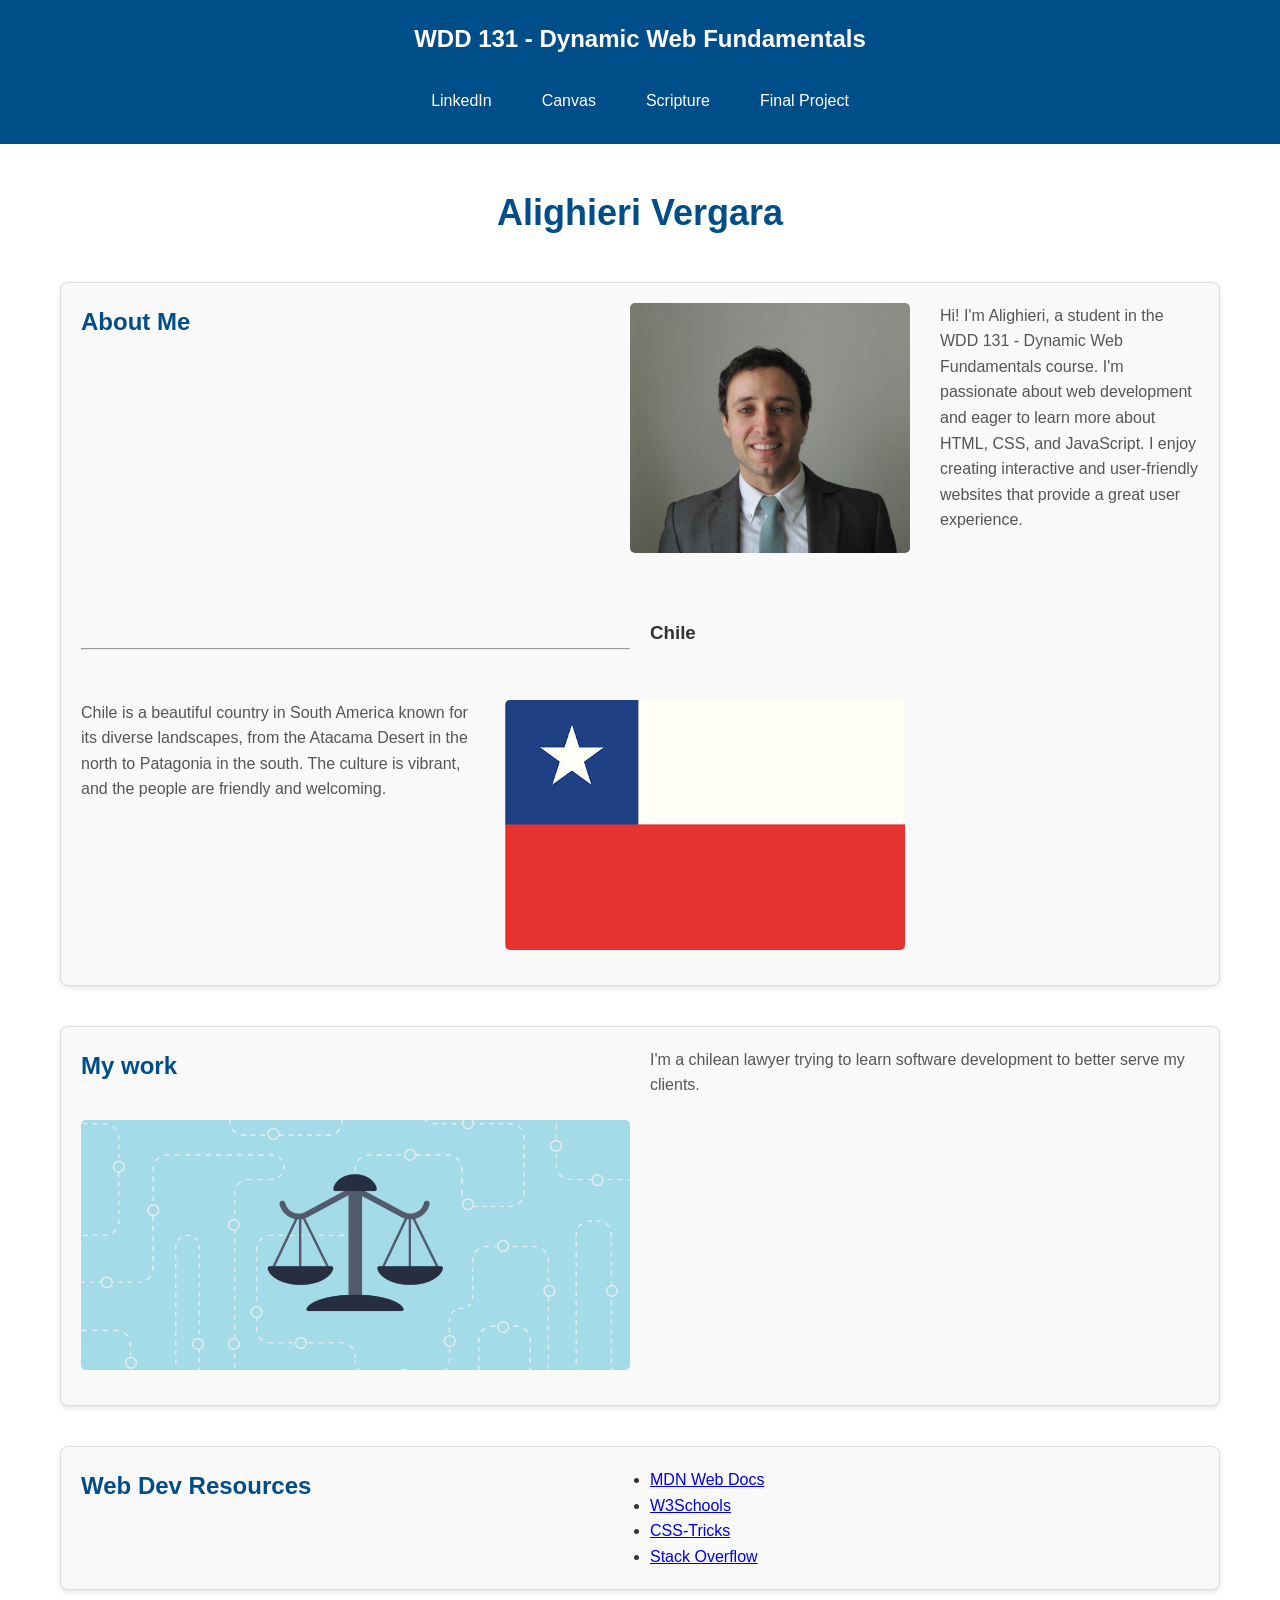
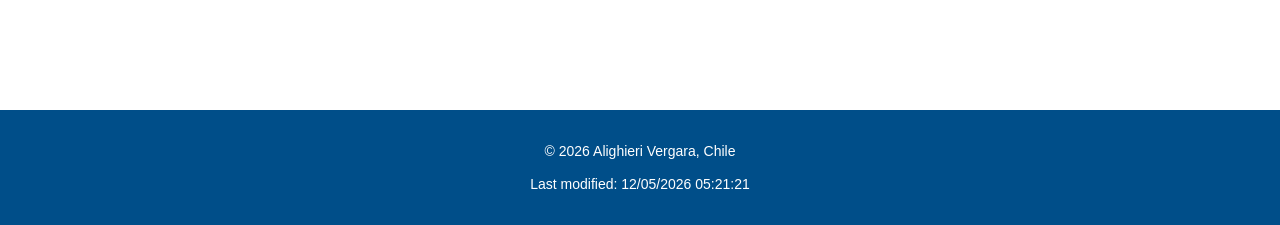
<file: index.html>
<!DOCTYPE html>
<html lang="en">
<head>
  <meta charset="UTF-8">
  <meta name="viewport" content="width=device-width, initial-scale=1.0">
  <title>WDD 131 - Dynamic Web Fundamentals - Alighieri Vergara</title>
  <meta name="description" content="WDD 131 - Dynamic Web Fundamentals course landing page for Alighieri Vergara. Learn web development with HTML, CSS, and JavaScript fundamentals.">
  <meta name="author" content="Alighieri Vergara">
  <link rel="stylesheet" href="styles/base.css">
  <script src="scripts/getdates.js" defer></script>
</head>
<body>
  <header>
    <span id="course-title">WDD 131 - Dynamic Web Fundamentals</span>
  
    <nav>
      <a href="https://www.linkedin.com/in/alighieri-vergara-carrasco-78b4361a1">LinkedIn</a>
      <a href="https://byupw.instructure.com/">Canvas</a>
      <a href="https://www.churchofjesuschrist.org/study/scriptures/bofm/2-ne/4?lang=spa">Scripture</a>
      <a href="#">Final Project</a>
    </nav>
  </header>

  <main>
    <h1>Alighieri Vergara</h1>
    <section class="card">
      <h2>About Me</h2>
      
      <div style="display: flex; gap: 30px; align-items: flex-start; width: fit-content; margin-bottom: 30px; margin-left: -20px;">
        <img src="images/profile.jpg" alt="Profile picture of Alighieri Vergara" style="max-width: 280px; flex-shrink: 0; aspect-ratio: 3/4;">
        <div style="flex: 0 1 auto;">
          <p>Hi! I'm Alighieri, a student in the WDD 131 - Dynamic Web Fundamentals course. I'm passionate about web development and eager to learn more about HTML, CSS, and JavaScript. I enjoy creating interactive and user-friendly websites that provide a great user experience.</p>
        </div>
      </div>
      
      <hr style="margin: 30px 0;">
      
      <h3 style="margin-bottom: 15px;">Chile</h3>
      
      <div style="display: flex; gap: 30px; align-items: flex-start; width: 150%;">
        <div style="flex: 1;">
          <p>Chile is a beautiful country in South America known for its diverse landscapes, from the Atacama Desert in the north to Patagonia in the south. The culture is vibrant, and the people are friendly and welcoming.</p>
        </div>
        <img src="images/chile-flag.jpg" alt="Bandera de Chile" style="max-width: 400px; flex-shrink: 0; aspect-ratio: 3/4;">
      </div>
    </section>
    <section class="card">
      <h2>My work</h2>
      <p> I'm a chilean lawyer trying to learn software development to better serve my clients.</p>
      <img src="images/tech-law.webp" alt="Technology and law">
    </section>
    <section class="card">
      <h2>Web Dev Resources</h2>
      <ul>
        <li><a href="https://developer.mozilla.org/en-US/" target="_blank">MDN Web Docs</a></li>
        <li><a href="https://www.w3schools.com/" target="_blank">W3Schools</a></li>
        <li><a href="https://css-tricks.com/" target="_blank">CSS-Tricks</a></li>
        <li><a href="https://stackoverflow.com/" target="_blank">Stack Overflow</a></li>
      </ul>
    </section>
              
        
  
  </main>
</body>
  
<footer>
  <p>&copy; <span id="currentyear"></span> Alighieri Vergara, Chile</p>
  <p id="lastModified"></p>
</footer>
</html>
</file>
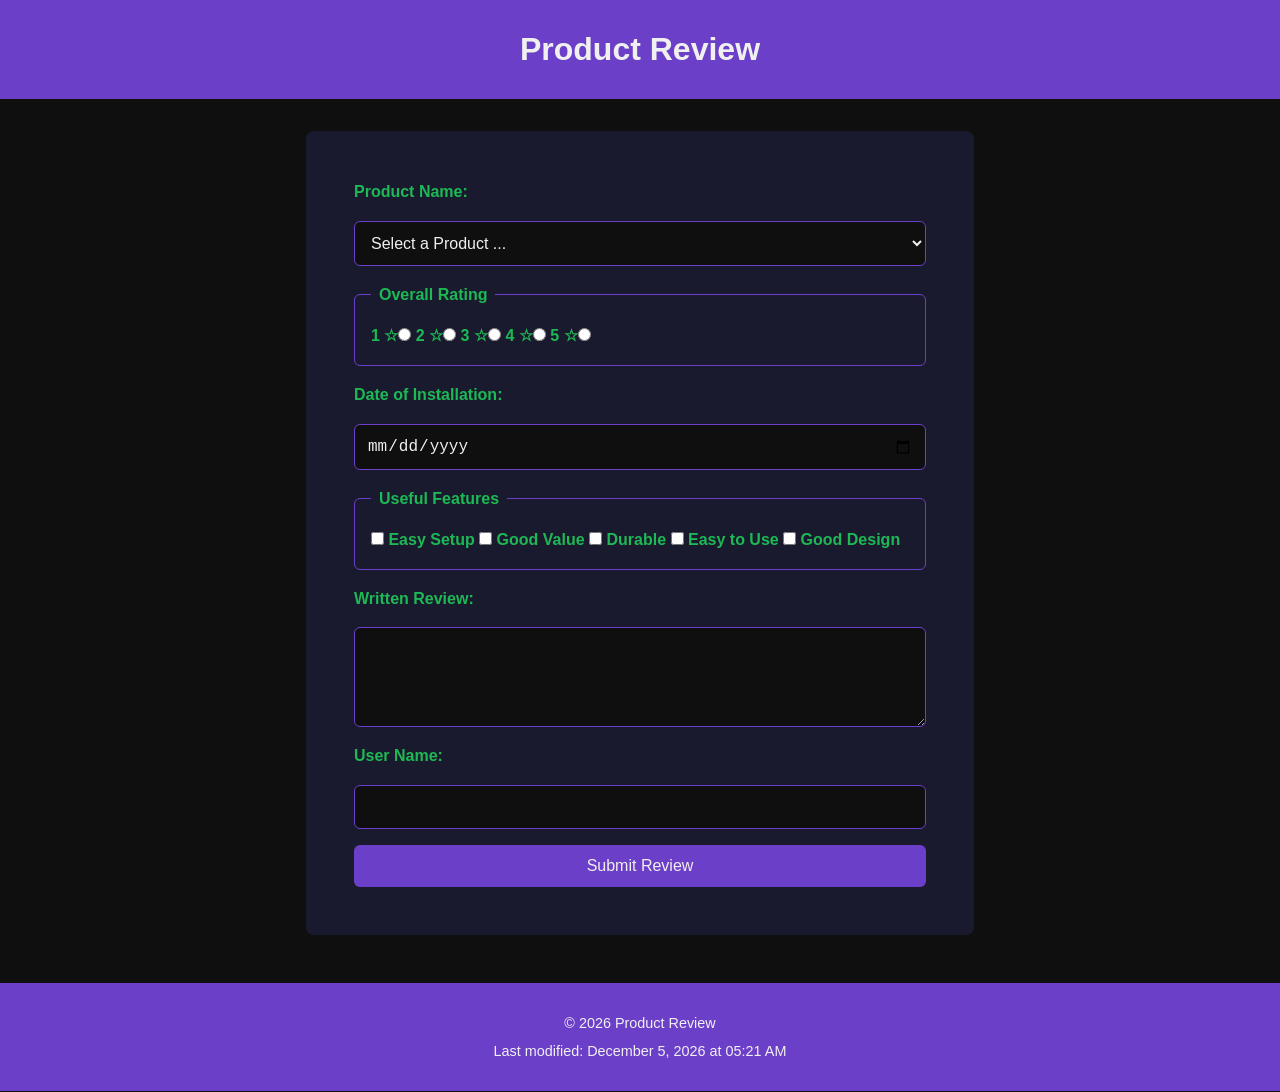
<file: form.html>
<!DOCTYPE html>
<html lang="en">
<head>
  <meta charset="UTF-8">
  <meta name="viewport" content="width=device-width, initial-scale=1.0">
  <title>Product Review Form</title>
  <link rel="stylesheet" href="styles/form.css">
  <meta name="description" content="Submit a product review and rate your experience with our products.">
  <meta name="author" content="Alighieri Vergara">
  <script defer src="scripts/form.js"></script>
</head>
<body>
  <header>
    <h1>Product Review</h1>
  </header>

  <main>
    <form method="get" action="review.html">
        <label for="product">Product Name:</label>
        <select id="product" name="product" required>
            <option value="" disabled selected>Select a Product ...</option>
        </select>
        <fieldset>
            <legend>Overall Rating</legend>
            <label for="rating1">1 ☆<input type="radio" id="rating1" name="rating" value="1" required></label>
            <label for="rating2">2 ☆<input type="radio" id="rating2" name="rating" value="2" required></label>
            <label for="rating3">3 ☆<input type="radio" id="rating3" name="rating" value="3" required></label>
            <label for="rating4">4 ☆<input type="radio" id="rating4" name="rating" value="4" required></label>
            <label for="rating5">5 ☆<input type="radio" id="rating5" name="rating" value="5" required></label>
        </fieldset>

        <label for="installDate">Date of Installation:</label>
        <input type="date" id="installDate" name="installDate" required>

        <fieldset>
            <legend>Useful Features</legend>
            <label for="feature1"><input type="checkbox" id="feature1" name="features" value="easySetup"> Easy Setup</label>
            <label for="feature2"><input type="checkbox" id="feature2" name="features" value="goodValue"> Good Value</label>
            <label for="feature3"><input type="checkbox" id="feature3" name="features" value="durable"> Durable</label>
            <label for="feature4"><input type="checkbox" id="feature4" name="features" value="easyToUse"> Easy to Use</label>
            <label for="feature5"><input type="checkbox" id="feature5" name="features" value="goodDesign"> Good Design</label>
        </fieldset>

        <label for="review">Written Review:</label>
        <textarea id="review" name="review"></textarea>

        <label for="username">User Name:</label>
        <input type="text" id="username" name="username">
        
        <input type="submit" value="Submit Review">
    </form>
  </main>

  <footer>
    <p>© <span id="year"></span> Product Review</p>
    <p>Last modified: <span id="lastModified"></span></p>
  </footer>
</body>
</html>
</file>
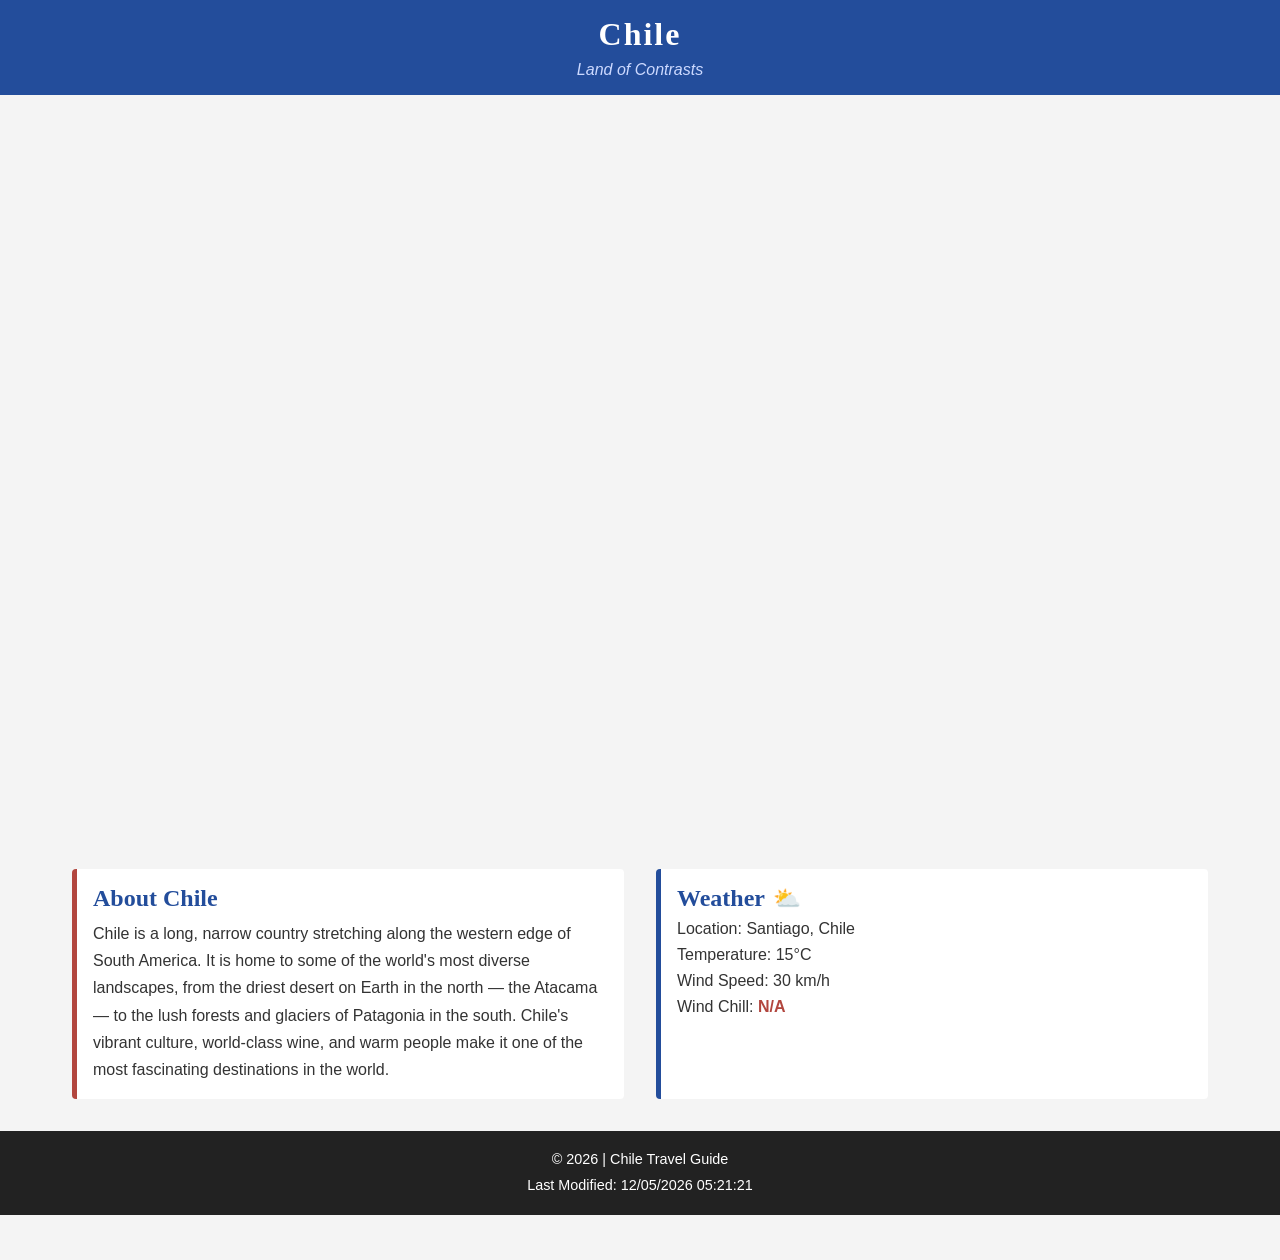
<file: place.html>
<!DOCTYPE html>
<html lang="en">
<head>
  <meta charset="UTF-8">
  <meta name="viewport" content="width=device-width, initial-scale=1.0">
  <title>Chile - A Place to Visit</title>
  <meta name="description" content="Discover Chile, a stunning country in South America.">
  <meta name="author" content="Alighieri Vergara C.">
  <link rel="stylesheet" href="styles/place.css">
  <script src="scripts/place.js" defer></script>
</head>
<body>

  <header>
    <h1>Chile</h1>
    <p>Land of Contrasts</p>
  </header>

  <main>
    <section class="hero">
      <picture>
        <source
          media="(min-width: 768px)"
          srcset="images/chile-large.webp">
        <img
          src="images/chile-small.webp"
          alt="Patagonia landscape in Chile with mountains and lake"
          width="800"
          height="500">
      </picture>
    </section>

    <section class="description">
      <h2>About Chile</h2>
      <p>
        Chile is a long, narrow country stretching along the western edge of South America.
        It is home to some of the world's most diverse landscapes, from the driest desert on
        Earth in the north — the Atacama — to the lush forests and glaciers of Patagonia in
        the south. Chile's vibrant culture, world-class wine, and warm people make it one of
        the most fascinating destinations in the world.
      </p>
    </section>

    <section class="weather">
      <h2>Weather</h2>
      <div class="weather-icon-mobile">
        <img src="images/partly-cloudy.svg" alt="Partly cloudy weather icon">
      </div>
      <div class="weather-details">
        <p>Location: Santiago, Chile</p>
        <p>Temperature: <span id="temp">15°C</span></p>
        <p>Wind Speed: <span id="wind">30 km/h</span></p>
        <p>Wind Chill: <span id="wind-chill"></span></p>
      </div>
    </section>

  </main>

  <footer>
    <p>&copy; <span id="current-year"></span> | Chile Travel Guide</p>
    <p>Last Modified: <span id="last-modified"></span></p>
  </footer>

</body>
</html>
</file>
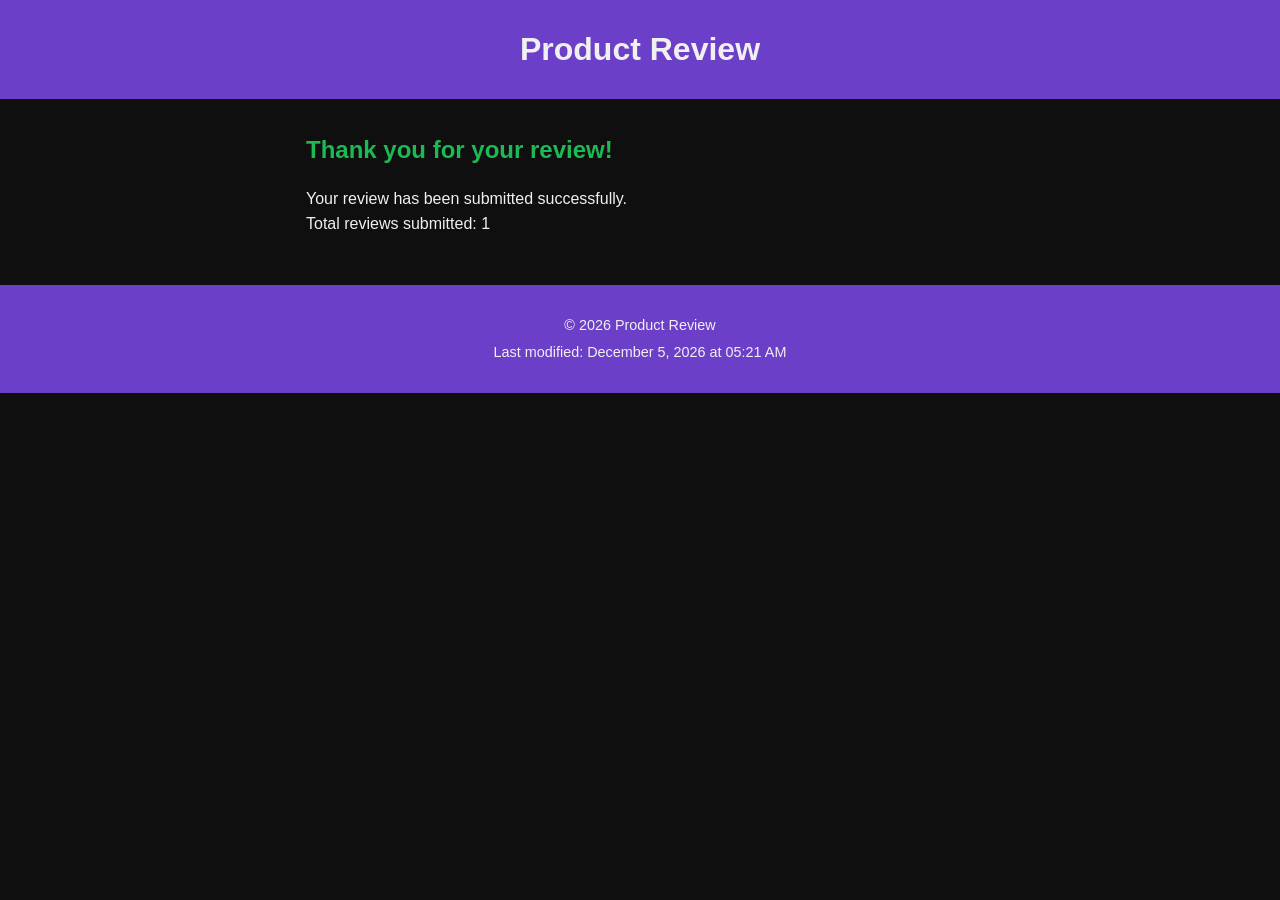
<file: review.html>
<!DOCTYPE html>
<html lang="en">
<head>
  <meta charset="UTF-8">
  <meta name="viewport" content="width=device-width, initial-scale=1.0">
  <title>Review Confirmation</title>
  <link rel="stylesheet" href="styles/form.css">
  <meta name="description" content="Submit a product review and rate your experience with our products.">
  <meta name="author" content="Alighieri Vergara">
</head>
<body>
  <header>
    <h1>Product Review</h1>
  </header>

  <main>
    <h2>Thank you for your review!</h2>
    <p>Your review has been submitted successfully.</p>
    <p>Total reviews submitted: <span id="reviewCount"></span></p>
  </main>

  <footer>
    <p>© <span id="year"></span> Product Review</p>
    <p>Last modified: <span id="lastModified"></span></p>
  </footer>

  <script src="scripts/review.js"></script>
</body>
</html>
</file>
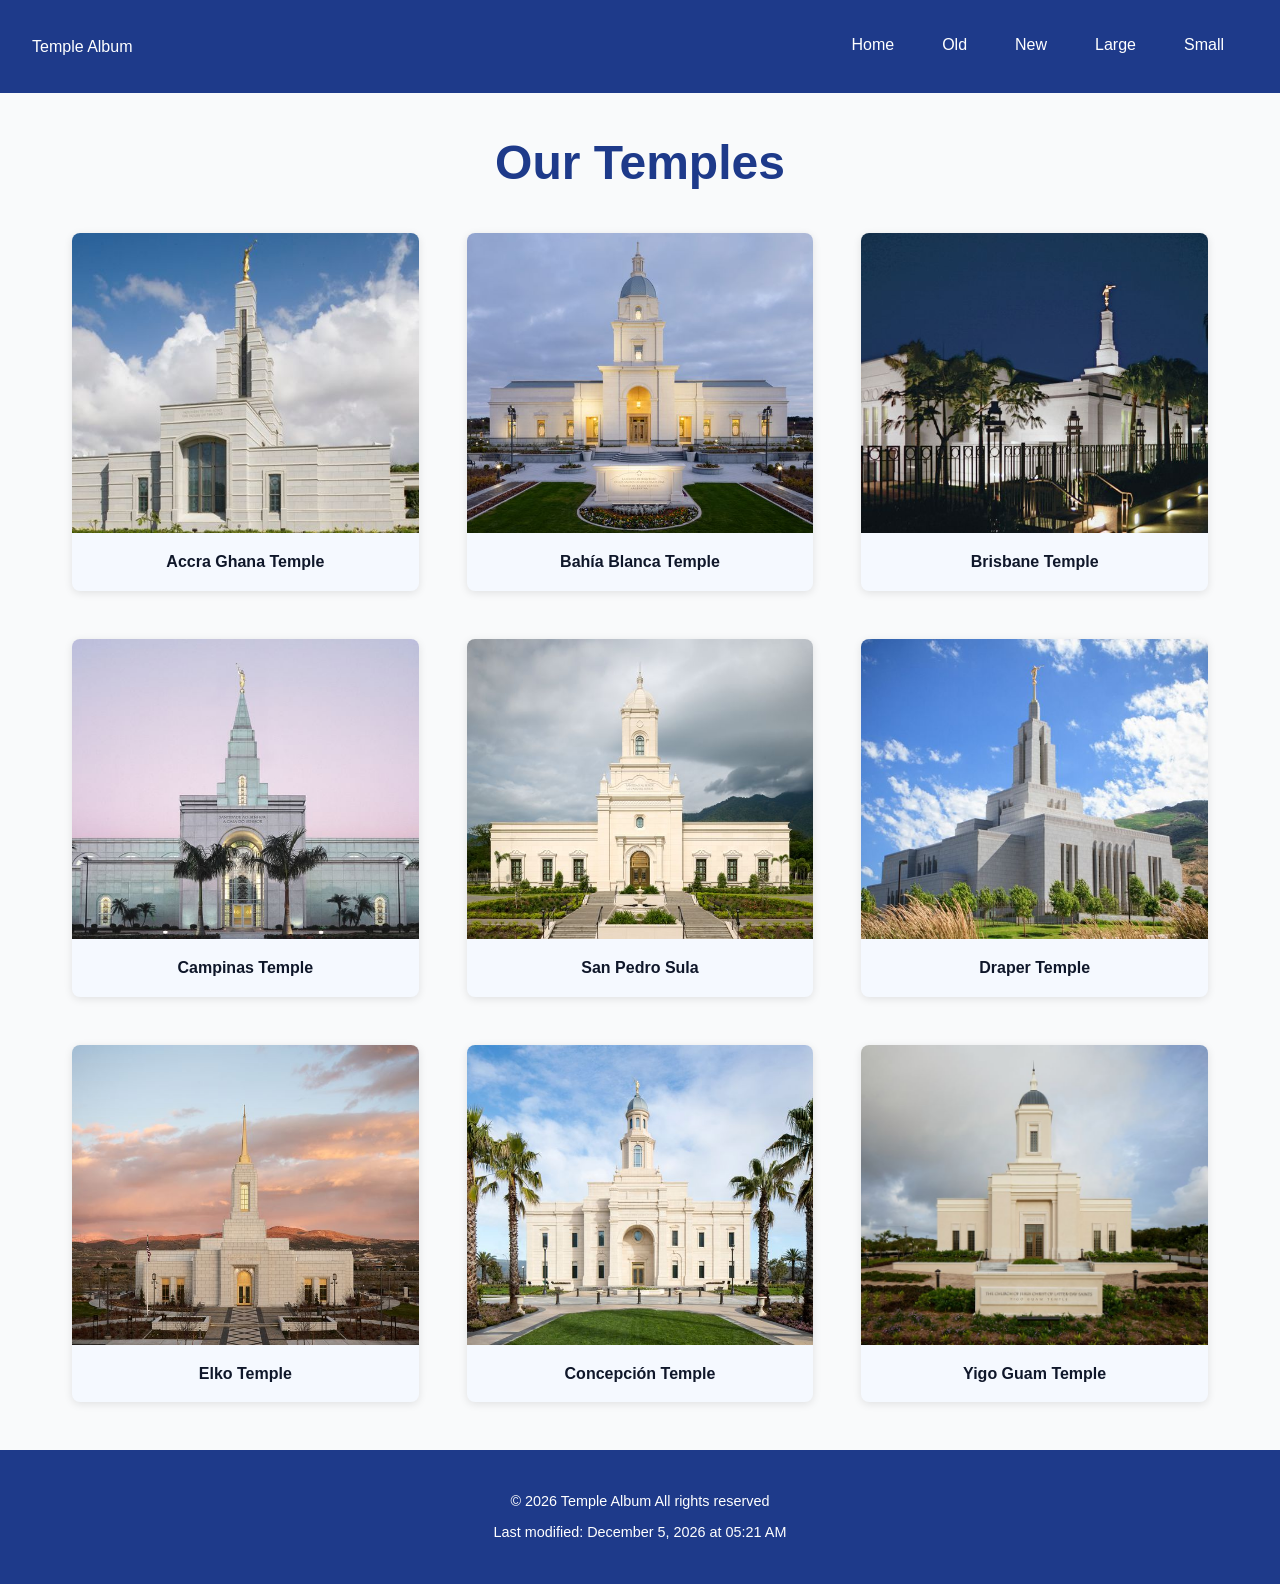
<file: temples.html>
<!DOCTYPE html>
<html lang="en">
<head>
    <meta charset="UTF-8">
    <meta name="viewport" content="width=device-width, initial-scale=1.0">
    <title>Temple Album</title>
     <meta name="description" content="A collection of images from various LDS temples around the world">
     <meta name="author" content="Alighieri Vergara">
    <link rel="stylesheet" href="styles/temples.css">
    <link rel="stylesheet" href="styles/temples-large.css">
    

    <link rel="preconnect" href="https://fonts.googleapis.com">
    <link rel="preconnect" href="https://fonts.gstatic.com" crossorigin>

    <link href="https://fonts.googleapis.com/css2?family=Roboto&display=swap" rel="stylesheet">

    <script defer src="scripts/temples.js"></script>

</head>
<body>
    <header>
        <span>Temple Album</span>
        <button id="menu-button" type="button">☰</button>
        <nav id="navbar">
            <ul>
                <li><a href="#">Home</a></li>
                <li><a href="#">Old</a></li>
                <li><a href="#">New</a></li>
                <li><a href="#">Large</a></li>
                <li><a href="#">Small</a></li>
            </ul>
        </nav>
    </header>

    <main>
        <h1>Our Temples</h1>
        
        <div class="container">
            <figure>
                <img src="images/accra-ghana-temple.jpeg" alt="Accra Ghana Temple">
                <figcaption>Accra Ghana Temple</figcaption>
            </figure>
            <figure>
                <img src="images/bahia-blanca-temple.jpeg" alt="Bahía Blanca Temple">
                <figcaption>Bahía Blanca Temple</figcaption>
            </figure>
            <figure>
                <img src="images/brisbane-temple.jpeg" alt="Brisbane Temple">
                <figcaption>Brisbane Temple</figcaption>
            </figure>
            <figure>
                <img src="images/campinas-temple.jpeg" alt="Campinas Temple">
                <figcaption>Campinas Temple</figcaption>
            </figure>
            <figure>
                <img src="images/san-pedro-sula-temple.jpeg" alt="San Pedro Sula Temple">
                <figcaption>San Pedro Sula</figcaption>
            </figure>
            <figure>
                <img src="images/draper-temple.jpeg" alt="Draper Temple">
                <figcaption>Draper Temple</figcaption>
            </figure>
            <figure>
                <img src="images/elko-temple.jpeg" alt="Elko Temple">
                <figcaption>Elko Temple</figcaption>
            </figure>
            <figure>
                <img src="images/concepcion-temple.jpeg" alt="Concepción Temple">
                <figcaption>Concepción Temple</figcaption>
            </figure>
            <figure>
                <img src="images/yigo-guam-temple.jpeg" alt="Yigo Guam Temple">
                <figcaption>Yigo Guam Temple</figcaption>
            </figure>
        </div>
    </main>

    <footer>
        <p>© <span id="year"></span> Temple Album All rights reserved</p>
        <p>Last modified: <span id="lastModified"></span></p>
    </footer>
</body>
</html>
</file>
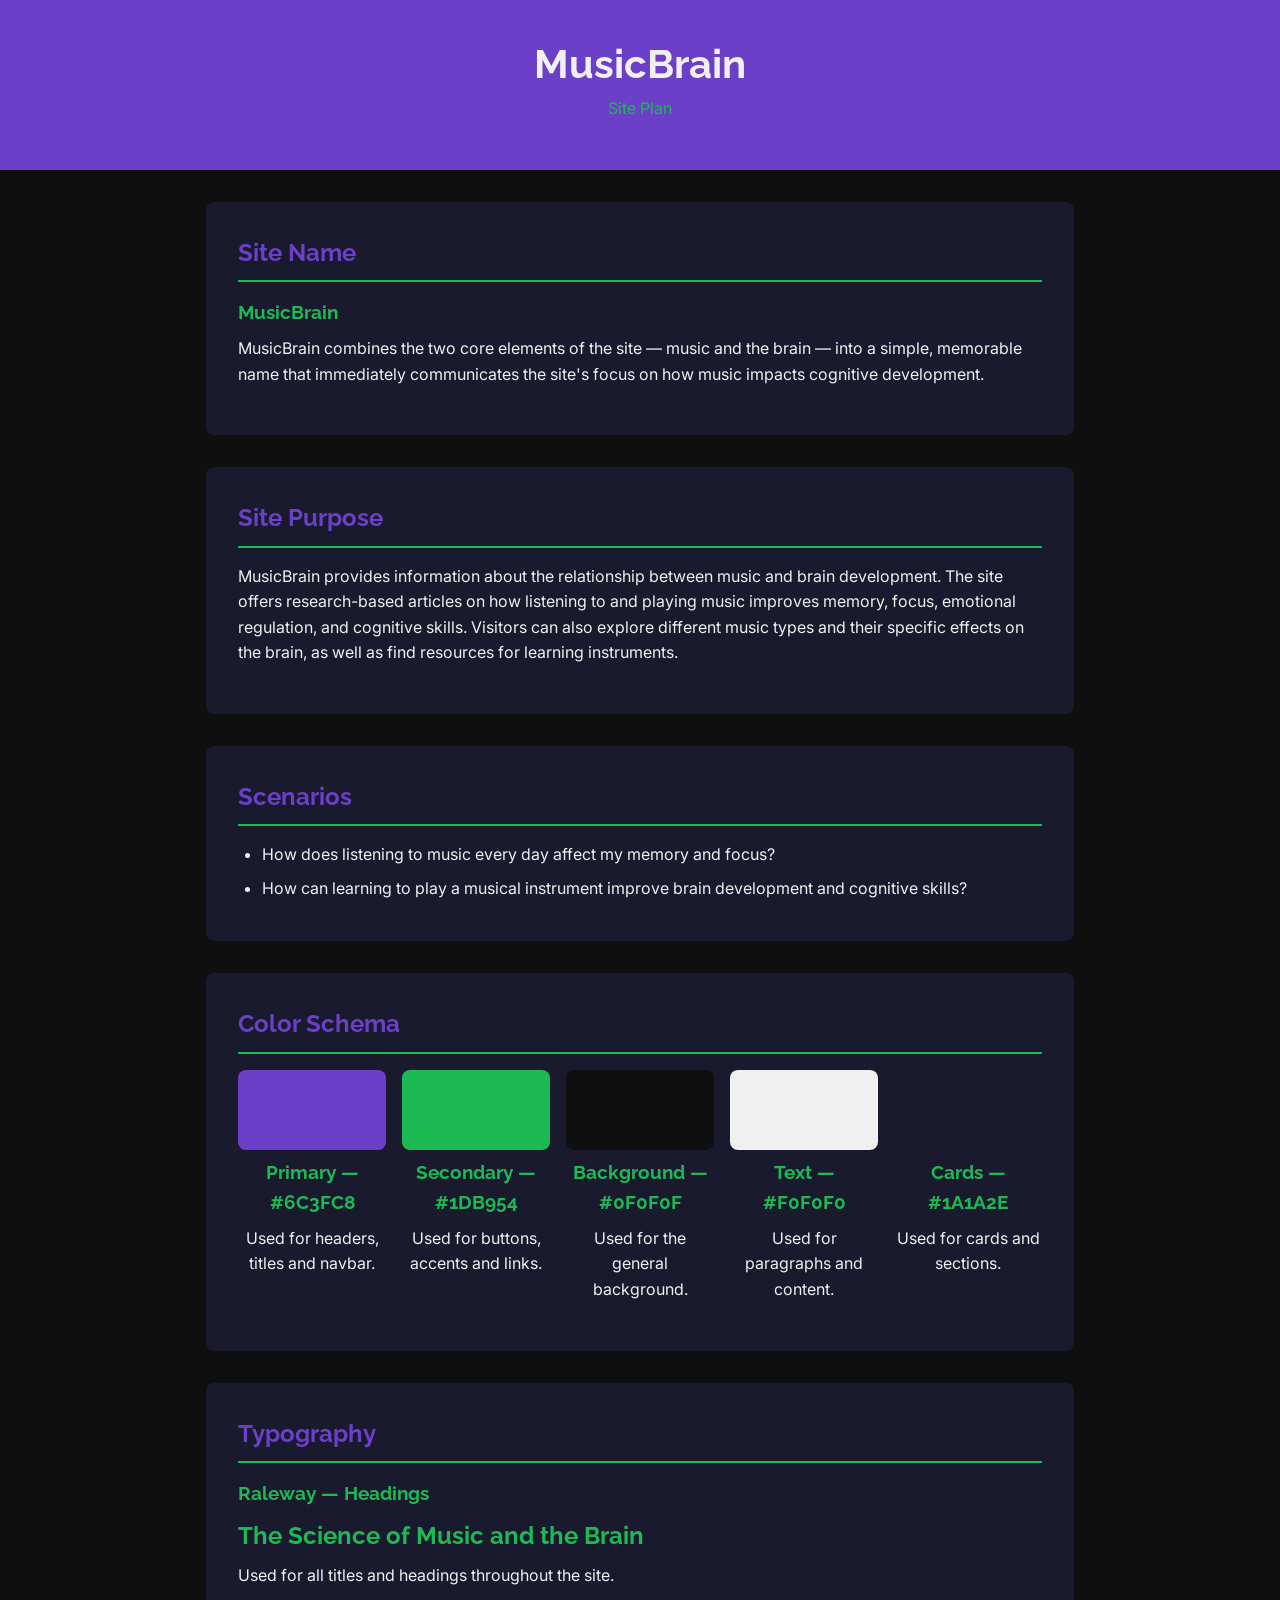
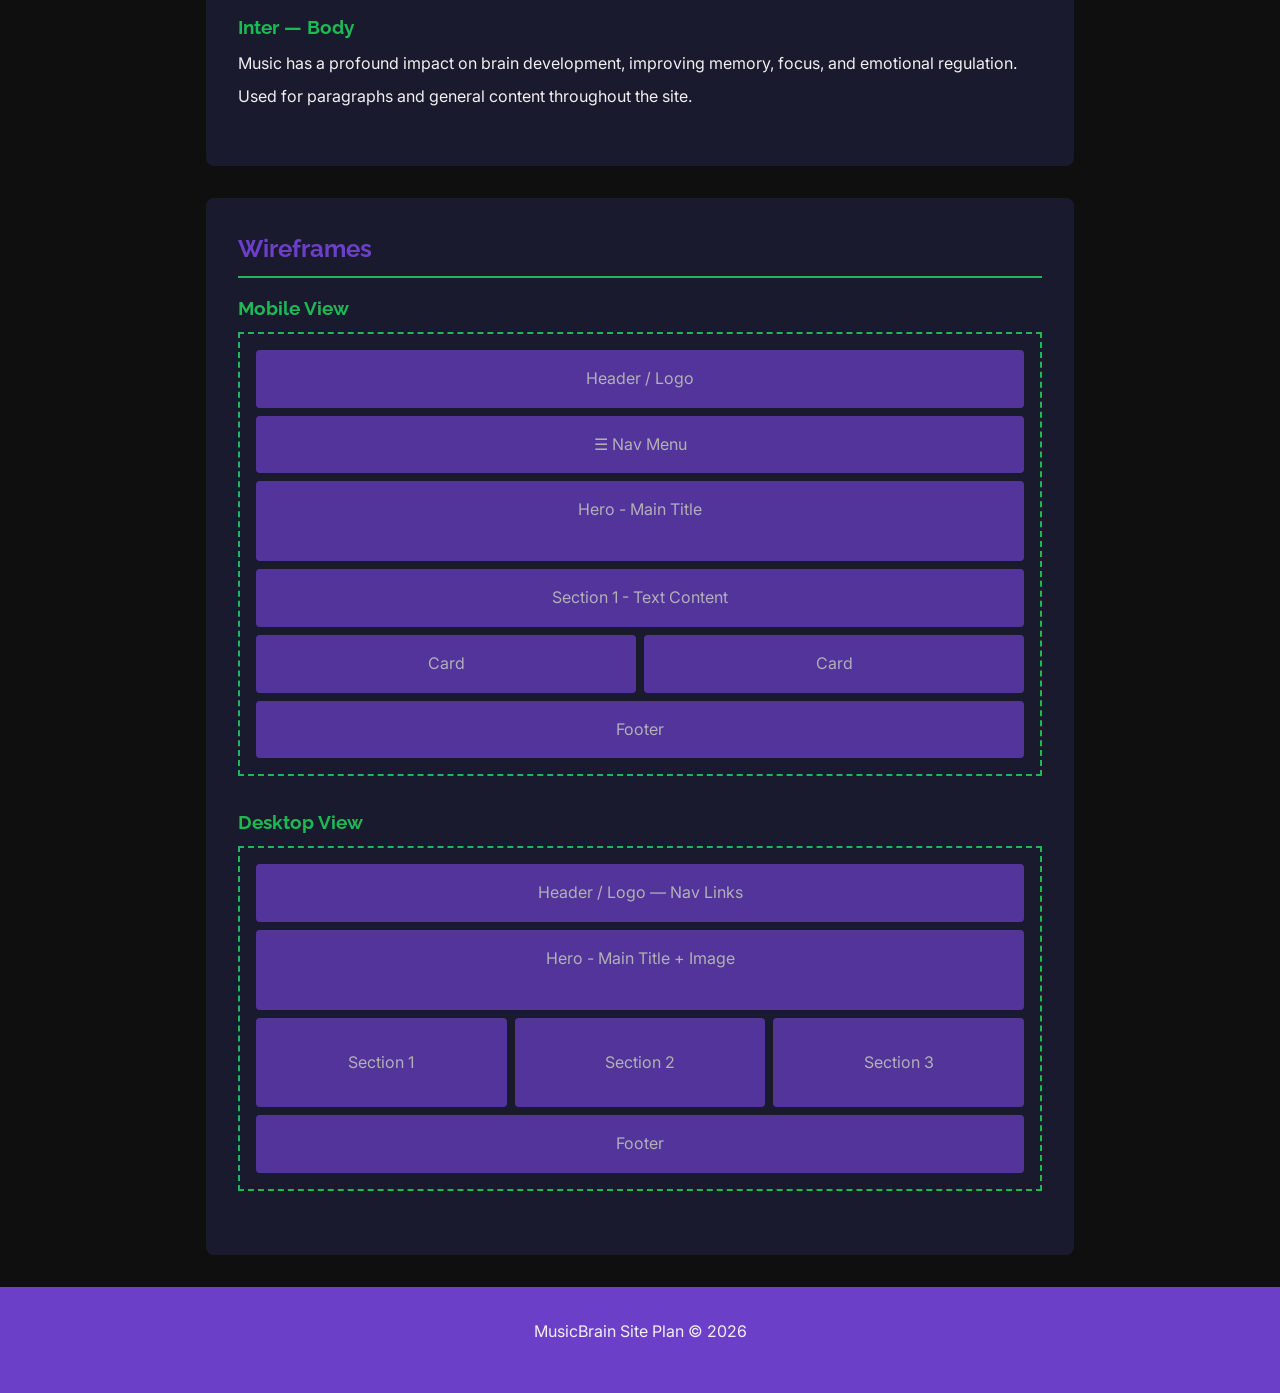
<file: Project/siteplan.html>
<!DOCTYPE html>
<html lang="en">
<head>
  <meta charset="UTF-8">
  <meta name="viewport" content="width=device-width, initial-scale=1.0">
  <title>MusicBrain - Site Plan</title>
  <link rel="preconnect" href="https://fonts.googleapis.com">
  <link rel="preconnect" href="https://fonts.gstatic.com" crossorigin>
  <link href="https://fonts.googleapis.com/css2?family=Raleway:wght@400;700&family=Inter:wght@400;600&display=swap" rel="stylesheet">
  <link rel="stylesheet" href="styles/siteplan.css">
</head>
<body>
  <header>
    <h1>MusicBrain</h1>
    <p>Site Plan</p>
  </header>

  <main>
    <section id="site-name">
        <h2>Site Name</h2>
        <h3>MusicBrain</h3>
        <p>MusicBrain combines the two core elements of the site — music and the brain — into a simple, memorable name that immediately communicates the site's focus on how music impacts cognitive development.</p>
    </section>

    <section id="site-purpose">
        <h2>Site Purpose</h2>
        <p>MusicBrain provides information about the relationship between music and brain development. The site offers research-based articles on how listening to and playing music improves memory, focus, emotional regulation, and cognitive skills. Visitors can also explore different music types and their specific effects on the brain, as well as find resources for learning instruments.</p>
    </section>

    <section id="scenarios">
        <h2>Scenarios</h2>
        <ul>
            <li>How does listening to music every day affect my memory and focus?</li>
            <li>How can learning to play a musical instrument improve brain development and cognitive skills?</li>
        </ul>
    </section>

    <section id="color-schema">
    <h2>Color Schema</h2>
    <div class="color-grid">
        <div class="color-box">
        <div class="color-sample" style="background-color: #6C3FC8;"></div>
        <h3>Primary — #6C3FC8</h3>
        <p>Used for headers, titles and navbar.</p>
        </div>
        <div class="color-box">
        <div class="color-sample" style="background-color: #1DB954;"></div>
        <h3>Secondary — #1DB954</h3>
        <p>Used for buttons, accents and links.</p>
        </div>
        <div class="color-box">
        <div class="color-sample" style="background-color: #0F0F0F;"></div>
        <h3>Background — #0F0F0F</h3>
        <p>Used for the general background.</p>
        </div>
        <div class="color-box">
        <div class="color-sample" style="background-color: #F0F0F0;"></div>
        <h3>Text — #F0F0F0</h3>
        <p>Used for paragraphs and content.</p>
        </div>
        <div class="color-box">
        <div class="color-sample" style="background-color: #1A1A2E;"></div>
        <h3>Cards — #1A1A2E</h3>
        <p>Used for cards and sections.</p>
        </div>
    </div>
    </section>

    <section id="typography">
    <h2>Typography</h2>
    <div class="font-box">
        <h3>Raleway — Headings</h3>
        <p class="sample-raleway">The Science of Music and the Brain</p>
        <p>Used for all titles and headings throughout the site.</p>
    </div>
    <div class="font-box">
        <h3>Inter — Body</h3>
        <p class="sample-inter">Music has a profound impact on brain development, improving memory, focus, and emotional regulation.</p>
        <p>Used for paragraphs and general content throughout the site.</p>
    </div>
    </section>

    <section id="wireframes">
        <h2>Wireframes</h2>

        <h3>Mobile View</h3>
        <div class="wireframe mobile">
            <div class="wf-header">Header / Logo</div>
            <div class="wf-nav">☰ Nav Menu</div>
            <div class="wf-hero">Hero - Main Title</div>
            <div class="wf-section">Section 1 - Text Content</div>
            <div class="wf-cards">
            <div class="wf-card">Card</div>
            <div class="wf-card">Card</div>
            </div>
            <div class="wf-footer">Footer</div>
        </div>

        <h3>Desktop View</h3>
        <div class="wireframe desktop">
            <div class="wf-header">Header / Logo — Nav Links</div>
            <div class="wf-hero">Hero - Main Title + Image</div>
            <div class="wf-columns">
            <div class="wf-col">Section 1</div>
            <div class="wf-col">Section 2</div>
            <div class="wf-col">Section 3</div>
            </div>
            <div class="wf-footer">Footer</div>
        </div>
    </section>
  </main>

  <footer>
    <p>MusicBrain Site Plan &copy; 2026</p>
  </footer>
</body>
</html>
</file>
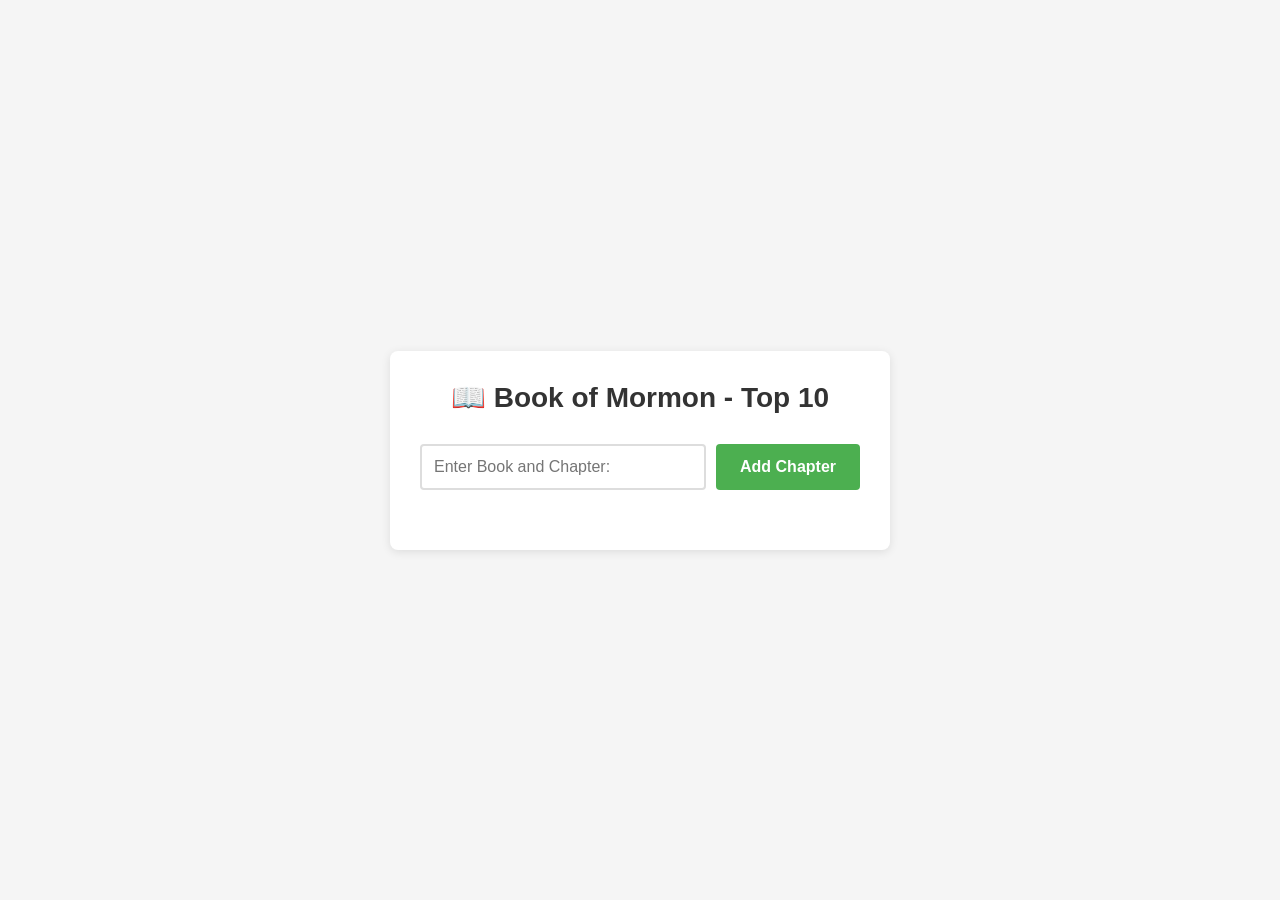
<file: week2/bom.html>
<!DOCTYPE html>
<html lang="en">
<head>
    <meta charset="UTF-8">
    <meta name="viewport" content="width=device-width, initial-scale=1.0">
    <title>Book of Mormon - Top 10</title>
    <link rel="stylesheet" href="styles/bom.css">
</head>
<body>
    <main>
        <div class="container">
            <h1>📖 Book of Mormon - Top 10</h1>
            
            <div class="input-section">
                <input type="text" id="bookInput" placeholder="Enter Book and Chapter:">
                <button id="addBtn">Add Chapter</button>
            </div>
            
            <ul id="chapterList"></ul>
        </div>
    </main>
    
    <script src="scripts/bom.js"></script>
</body>
</html>
</file>
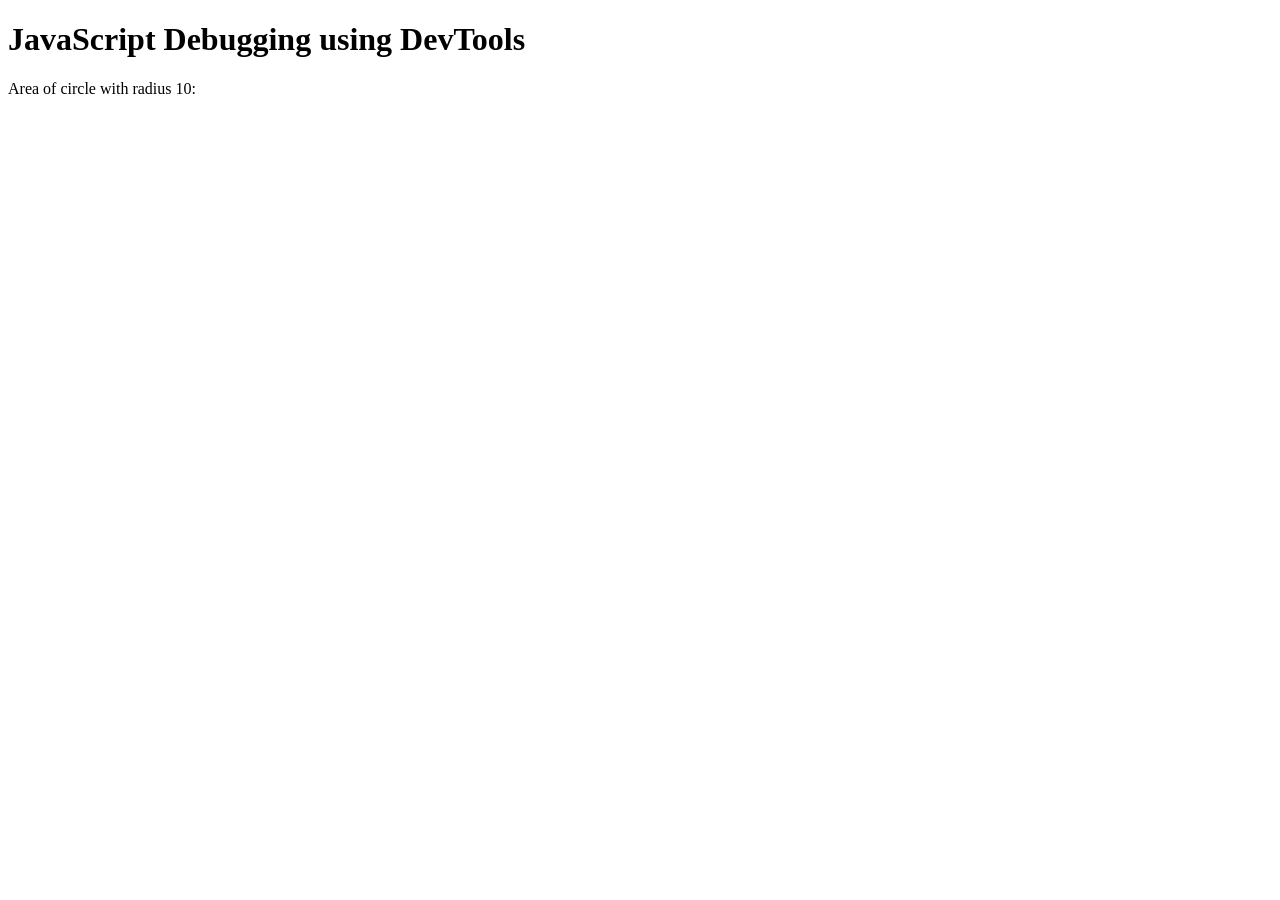
<file: week2/debugging.html>
<!DOCTYPE html>
<html lang="en">
<head>
    <meta charset="UTF-8">
    <meta name="viewport" content="width=device-width, initial-scale=1.0">
    <title>JavaScript Debugging using DevTools</title>
</head>
<body>
    <h1>JavaScript Debugging using DevTools</h1>
    <p>Area of circle with radius <span id="radius"></span>: <span id="area"></span></p>
    
    <script src="scripts/debugging.js"></script>
</body>
</html>
</file>
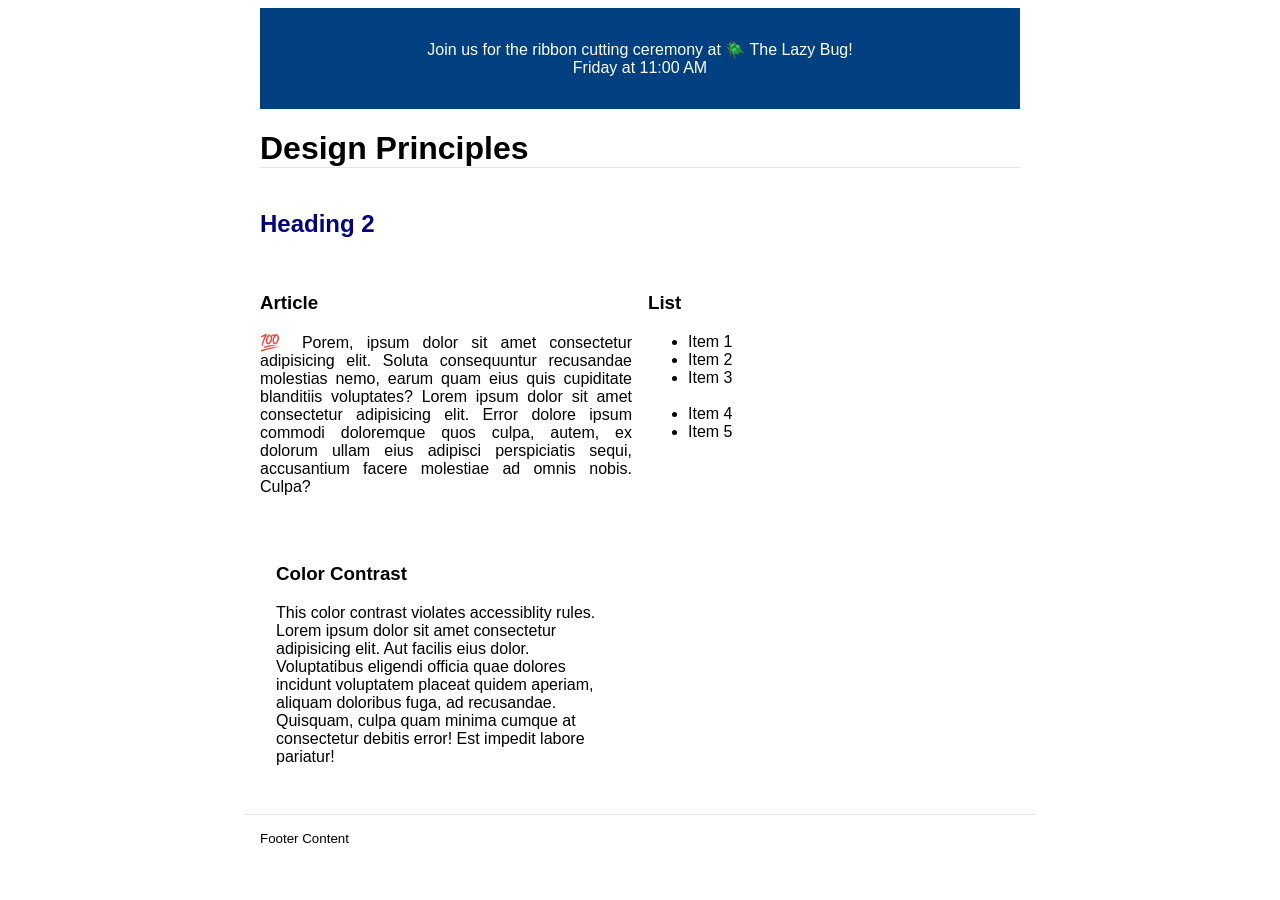
<file: week3/design.html>
<!DOCTYPE html>
<html lang="en">
<head>
  <meta charset="UTF-8">
  <meta name="viewport" content="width=device-width, initial-scale=1.0">
  <title>Design Principles</title>
  <link rel="stylesheet" href="styles/design.css">
</head>
<body>
    <header>
        <div class="banner">
            <p>Join us for the ribbon cutting ceremony at 🪲 The Lazy Bug!<br>Friday at 11:00 AM</p>
        </div>
        <h1>Design Principles</h1>
    </header>
    <main>
        <h2>Heading 2</h2>
        <section>
            <h3>Article</h3>
            <article>
                <p>💯 Porem, ipsum dolor sit amet consectetur adipisicing elit. Soluta consequuntur recusandae molestias nemo, earum quam eius quis cupiditate blanditiis voluptates? Lorem ipsum dolor sit amet consectetur adipisicing elit. Error dolore ipsum commodi doloremque quos culpa, autem, ex dolorum ullam eius adipisci perspiciatis sequi, accusantium facere molestiae ad omnis nobis. Culpa?</p>
            </article>
        </section>
        <section>
            <h3>List</h3>
            <ul>
                <li>Item 1</li>
                <li>Item 2</li>
                <li>Item 3<br><br></li>
                <li>Item 4</li>
                <li>Item 5</li>
            </ul>
        </section>
        <div class="callout">
            <h3>Color Contrast</h3>
            <p>This color contrast violates accessiblity rules. Lorem ipsum dolor sit amet consectetur adipisicing elit. Aut facilis eius dolor. Voluptatibus eligendi officia quae dolores incidunt voluptatem placeat quidem aperiam, aliquam doloribus fuga, ad recusandae. Quisquam, culpa quam minima cumque at consectetur debitis error! Est impedit labore pariatur!</p>
        </div>
    </main>
    <footer>
        Footer Content
    </footer>
</body>
</file>
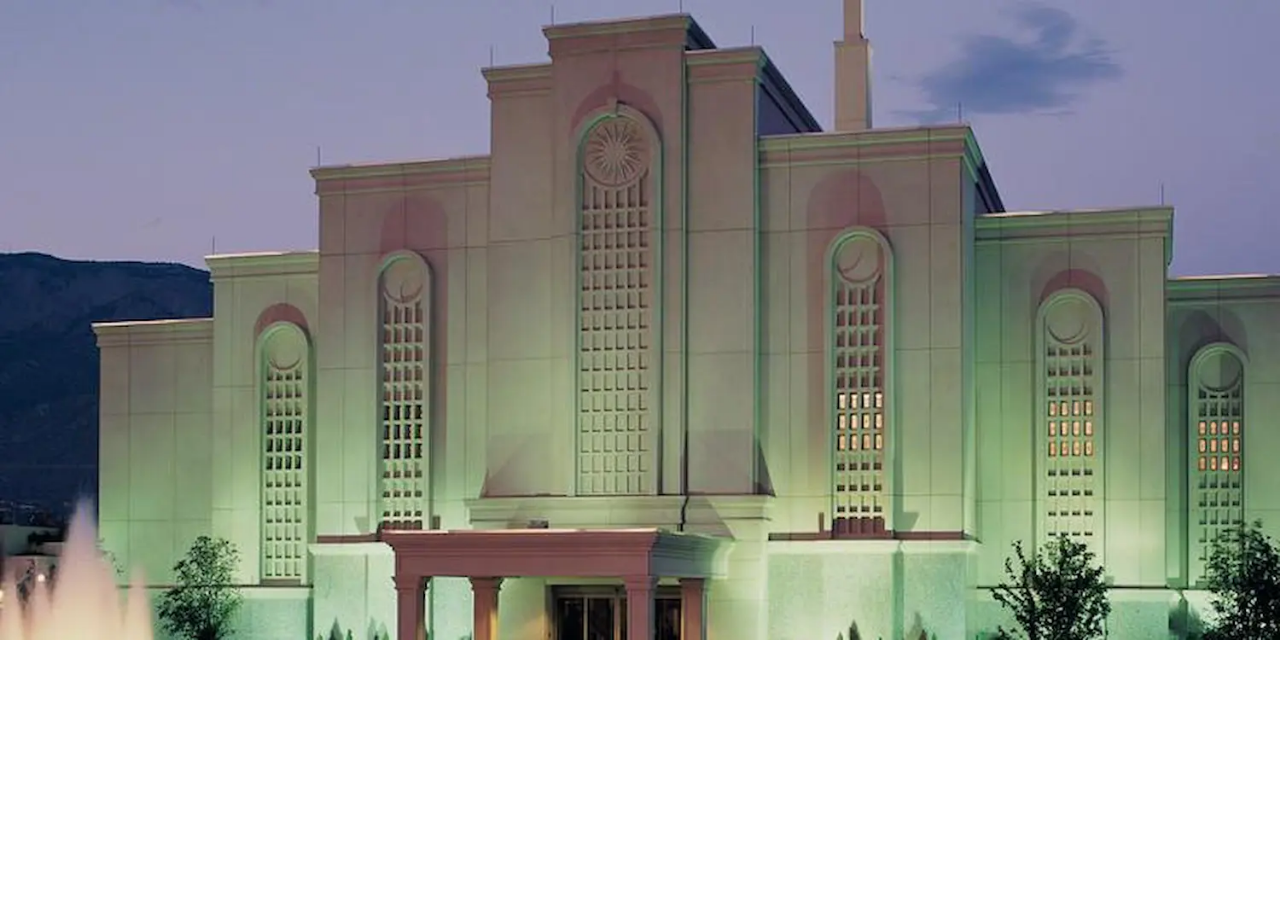
<file: week3/responsive-images.html>
<!DOCTYPE html>
<html lang="en">
<head>
  <meta charset="UTF-8">
  <meta name="viewport" content="width=device-width, initial-scale=1.0">
  <title>Responsive Images</title>
  <link rel="stylesheet" href="styles/responsive-images.css">
</head>
<body>
  <main>
    <div class="hero">
      <picture>
        <source srcset="images/hero-large.webp" media="(min-width: 1000px)">
        <source srcset="images/hero-medium.webp" media="(min-width: 500px)">
        <img src="images/hero-small.webp" alt="Beautiful landscape" width="1500" height="750">
      </picture>
    </div>
  </main>
</body>
</html>
</file>
<file: styles/base.css>
/* General styles */
* {
  margin: 0;
  padding: 0;
  box-sizing: border-box;
}

body {
  font-family: Arial, sans-serif;
  line-height: 1.6;
  color: #333;
}/* Header styles */

header {
  background-color: #004e89;
  color: white;
  padding: 20px;
  display: flex;
  flex-direction: column;
  align-items: center;
  gap: 20px;
}

#course-title {
  display: block;
  font-size: 24px;
  font-weight: bold;
}

/* Navigation styles */
nav {
  display: flex;
  gap: 20px;
}

nav a {
  color: white;
  text-decoration: none;
  padding: 10px 15px;
  border-radius: 5px;
  transition: background-color 0.3s;
}

nav a:hover {
  background-color: #1b263b;
}/* Main content */

main {
  max-width: 1200px;
  margin: 0 auto;
  padding: 40px 20px;
}

h1 {
  text-align: center;
  margin-bottom: 40px;
  font-size: 36px;
  color: #004e89;
}

/* Card styles with CSS Grid */
main > section {
  display: grid;
  grid-template-columns: repeat(2, 1fr);
  gap: 20px;
  margin-bottom: 40px;
}

.card {
  background-color: #f9f9f9;
  border: 1px solid #ddd;
  border-radius: 8px;
  padding: 20px;
  box-shadow: 0 2px 5px rgba(0, 0, 0, 0.1);
  overflow: hidden;
}

.card h2 {
  color: #004e89;
  margin-bottom: 15px;
}

.card img {
  width: 100%;
  height: 250px;
  object-fit: cover;
  border-radius: 5px;
  margin-bottom: 15px;
}

.card p {
  line-height: 1.6;
  color: #555;
}

/* Footer styles */
footer {
  background-color: #004e89;
  color: white;
  text-align: center;
  padding: 20px;
  margin-top: 40px;
}

footer p {
  margin: 10px 0;
  font-size: 14px;
}
</file>
<file: styles/form.css>
* {
  margin: 0;
  padding: 0;
  box-sizing: border-box;
}

:root {
  --primary: #6C3FC8;
  --secondary: #1DB954;
  --bg: #0F0F0F;
  --text: #F0F0F0;
  --cards: #1A1A2E;
}

body {
  background-color: var(--bg);
  color: var(--text);
  font-family: 'Segoe UI', sans-serif;
  line-height: 1.6;
}

header {
  background-color: var(--primary);
  text-align: center;
  padding: 1.5rem;
}

main {
  max-width: 600px;
  margin: 2rem auto;
  padding: 0 1rem;
}

form {
  background-color: var(--cards);
  padding: 2rem;
  border-radius: 8px;
  display: flex;
  flex-direction: column;
  gap: 1rem;
}

label {
  font-weight: 600;
  color: var(--secondary);
}

select, input[type="date"], input[type="text"], textarea {
  width: 100%;
  padding: 0.75rem;
  border-radius: 6px;
  border: 1px solid var(--primary);
  background-color: var(--bg);
  color: var(--text);
  font-size: 1rem;
}

fieldset {
  border: 1px solid var(--primary);
  border-radius: 6px;
  padding: 1rem;
}

legend {
  color: var(--secondary);
  font-weight: 600;
  padding: 0 0.5rem;
}

textarea {
  min-height: 100px;
  resize: vertical;
}

input[type="submit"] {
  background-color: var(--primary);
  color: var(--text);
  padding: 0.75rem;
  border: none;
  border-radius: 6px;
  font-size: 1rem;
  cursor: pointer;
}

input[type="submit"]:hover {
  background-color: var(--secondary);
  color: #000;
}

footer {
  background-color: var(--primary);
  color: var(--text);
  text-align: center;
  padding: 1.5rem;
  margin-top: 3rem;
  font-size: 0.9rem;
}

footer p {
  margin: 0.3rem 0;
}

main h2 {
  color: var(--secondary);
  margin-bottom: 1rem;
}

@media (min-width: 640px) {
  main {
    max-width: 700px;
  }

  form {
    padding: 3rem;
  }
}
</file>
<file: styles/place.css>
:root {
  --color-primary: #b2463e;    
  --color-secondary: #234d9b;  
  --color-white: #ffffff;
  --color-light: #f4f4f4;
  --color-dark: #222222;
  --color-text: #333333;
  --font-heading: Georgia, 'Times New Roman', serif;
  --font-body: Arial, Helvetica, sans-serif;
  --spacing-sm: 0.5rem;
  --spacing-md: 1rem;
  --spacing-lg: 2rem;
  --max-width: 1200px;
}

* {
  margin: 0;
  padding: 0;
  box-sizing: border-box;
}

body {
  font-family: var(--font-body);
  color: var(--color-text);
  background-color: var(--color-light);
  display: flex;
  flex-direction: column;
  min-height: 100vh;
}

header {
  background-color: var(--color-secondary);
  color: var(--color-white);
  text-align: center;
  padding: var(--spacing-md);
}

header h1 {
  font-family: var(--font-heading);
  font-size: 2rem;
  letter-spacing: 2px;
}

header p {
  font-size: 1rem;
  font-style: italic;
  margin-top: var(--spacing-sm);
  color: #ccd9ff;
}

main {
  flex: 1;
  max-width: var(--max-width);
  width: 100%;
  margin: 0 auto;
  padding: var(--spacing-md);
  display: flex;
  flex-direction: column;
  gap: var(--spacing-lg);
}

.hero img {
  width: 100%;
  height: auto;
  display: block;
  border-radius: 4px;
  object-fit: cover;
}

.description {
  background-color: var(--color-white);
  padding: var(--spacing-md);
  border-left: 5px solid var(--color-primary);
  border-radius: 4px;
}

.description h2 {
  font-family: var(--font-heading);
  color: var(--color-secondary);
  margin-bottom: var(--spacing-sm);
}

.description p {
  line-height: 1.7;
}

.weather {
  background-color: var(--color-white);
  padding: var(--spacing-md);
  border-radius: 4px;
  border-left: 5px solid var(--color-secondary);
}

.weather h2 {
  font-family: var(--font-heading);
  color: var(--color-secondary);
  margin-bottom: var(--spacing-sm);
}

.weather h2::after {
  content: "⛅";
  margin-left: var(--spacing-sm);
  font-size: 1.4rem;
  display: none; 
}

.weather-icon-mobile {
  display: flex;
  justify-content: center;
  margin: var(--spacing-sm) 0;
}

.weather-icon-mobile img {
  width: 80px;
  height: 80px;
}

.weather-details p {
  margin: var(--spacing-sm) 0;
  font-size: 1rem;
}

#wind-chill {
  font-weight: bold;
  color: var(--color-primary);
}

footer {
  background-color: var(--color-dark);
  color: var(--color-white);
  text-align: center;
  padding: var(--spacing-md);
  font-size: 0.9rem;
  line-height: 1.8;
}

@media (min-width: 768px) {

  main {
    display: grid;
    grid-template-columns: 1fr 1fr;
    grid-template-areas:
      "hero hero"
      "description weather";
    padding: var(--spacing-lg);
  }

  .hero {
    grid-area: hero;
  }

  .description {
    grid-area: description;
  }

  .weather {
    grid-area: weather;
  }

  .weather h2::after {
    display: inline;
  }

  .weather-icon-mobile {
    display: none;
  }
}
</file>
<file: styles/temples.css>
/* Mobile-First Responsive Design */

* {
    margin: 0;
    padding: 0;
    box-sizing: border-box;
}

:root {
    --primary-color: #1e3a8a;
    --secondary-color: #3b82f6;
    --accent-color: #f59e0b;
    --text-color: #1f2937;
    --bg-color: #f9fafb;
    --border-color: #e5e7eb;
}

html {
    font-size: 16px;
}

body {
    font-family: 'Segoe UI', Tahoma, Geneva, Verdana, sans-serif;
    color: var(--text-color);
    background-color: var(--bg-color);
    line-height: 1.6;
}

/* Header & Navigation */
header {
    background-color: var(--primary-color);
    color: white;
    padding: 1rem;
    display: flex;
    justify-content: space-between;
    align-items: center;
    position: relative;
}

header h1 {
    font-size: 1.5rem;
    flex: 1;
}

#menu-button {
    display: flex;
    align-items: center;
    justify-content: center;
    width: 40px;
    height: 40px;
    background-color: var(--secondary-color);
    color: white;
    border: none;
    border-radius: 4px;
    cursor: pointer;
    font-size: 1.5rem;
    transition: background-color 0.3s ease;
}

#menu-button:hover {
    background-color: var(--accent-color);
}

nav {
    position: absolute;
    top: 60px;
    left: 0;
    right: 0;
    background-color: var(--primary-color);
    display: none;
    width: 100%;
    border-top: 2px solid var(--secondary-color);
}

nav.show {
    display: block;
}

nav ul {
    list-style: none;
    display: flex;
    flex-direction: column;
}

nav a {
    display: block;
    color: white;
    text-decoration: none;
    padding: 1rem;
    border-bottom: 1px solid rgba(255, 255, 255, 0.1);
    transition: background-color 0.3s ease;
}

nav a:hover {
    background-color: var(--secondary-color);
    padding-left: 1.5rem;
}

/* Main Content */
main {
    max-width: 1200px;
    margin: 2rem auto;
    padding: 0 1rem;
}

main h1 {
    text-align: center;
    margin-bottom: 2rem;
    color: var(--primary-color);
    font-size: 2rem;
}

/* Container & Figures */
.container {
    display: grid;
    grid-template-columns: 1fr;
    gap: 2rem;
}

figure {
    background-color: white;
    border-radius: 8px;
    overflow: hidden;
    box-shadow: 0 2px 8px rgba(0, 0, 0, 0.1);
    transition: transform 0.3s ease, box-shadow 0.3s ease;
}

figure:hover {
    transform: translateY(-4px);
    box-shadow: 0 4px 12px rgba(0, 0, 0, 0.15);
}

figure img {
    width: 100%;
    height: 300px;
    object-fit: cover;
    display: block;
}

figcaption {
    padding: 1rem;
    text-align: center;
    color: #0f172a;
    font-weight: 600;
    background-color: rgba(59, 130, 246, 0.05);
}

/* Footer */
footer {
    background-color: var(--primary-color);
    color: white;
    text-align: center;
    padding: 2rem 1rem;
    margin-top: 3rem;
    font-size: 0.9rem;
}

footer p {
    margin: 0.5rem 0;
}

/* Responsive adjustments for small screens */
@media (max-width: 640px) {
    header {
        padding: 0.75rem;
    }

    header h1 {
        font-size: 1.25rem;
    }

    main h1 {
        font-size: 1.5rem;
    }

    .container {
        gap: 1.5rem;
    }
}
</file>
<file: styles/temples-large.css>
/* Large Screen Responsive Design */

@media (min-width: 768px) {
    #menu-button {
        display: none;
    }

    /* Show navigation horizontally */
    nav {
        position: static;
        background-color: transparent;
        display: block !important;
        width: auto;
        border-top: none;
    }

    nav ul {
        flex-direction: row;
        justify-content: flex-end;
        gap: 0;
    }

    nav a {
        border-bottom: none;
        padding: 0.5rem 1.5rem;
        border-bottom: 3px solid transparent;
        transition: border-bottom-color 0.3s ease, background-color 0.3s ease;
    }

    nav a:hover {
        background-color: transparent;
        border-bottom-color: var(--accent-color);
        padding-left: 1.5rem;
    }

    /* Grid layout for figures */
    .container {
        grid-template-columns: repeat(2, 1fr);
        gap: 2.5rem;
    }

    main h1 {
        font-size: 2.5rem;
    }
}

@media (min-width: 1024px) {
    /* Three column layout on larger screens */
    .container {
        grid-template-columns: repeat(3, 1fr);
        gap: 3rem;
    }

    main {
        padding: 0 2rem;
    }

    header {
        padding: 1.5rem 2rem;
    }

    header h1 {
        font-size: 2rem;
    }

    main h1 {
        font-size: 3rem;
    }
}

/* Accessibility improvements */
@media (prefers-reduced-motion: reduce) {
    * {
        animation-duration: 0.01ms !important;
        animation-iteration-count: 1 !important;
        transition-duration: 0.01ms !important;
    }
}
</file>
<file: Project/styles/siteplan.css>
* {
  margin: 0;
  padding: 0;
  box-sizing: border-box;
}

:root {
  --primary: #6C3FC8;
  --secondary: #1DB954;
  --bg: #0F0F0F;
  --text: #F0F0F0;
  --cards: #1A1A2E;
}

body {
  background-color: var(--bg);
  color: var(--text);
  font-family: 'Inter', sans-serif;
  line-height: 1.6;
}

header {
  background-color: var(--primary);
  text-align: center;
  padding: 2rem;
}

header h1 {
  font-family: 'Raleway', sans-serif;
  font-size: 2.5rem;
}

header p {
  font-size: 1rem;
  color: var(--secondary);
}

main {
  max-width: 900px;
  margin: 2rem auto;
  padding: 0 1rem;
}

section {
  background-color: var(--cards);
  border-radius: 8px;
  padding: 2rem;
  margin-bottom: 2rem;
}

h2 {
  font-family: 'Raleway', sans-serif;
  color: var(--primary);
  font-size: 1.5rem;
  margin-bottom: 1rem;
  border-bottom: 2px solid var(--secondary);
  padding-bottom: 0.5rem;
}

h3 {
  font-family: 'Raleway', sans-serif;
  color: var(--secondary);
  margin-bottom: 0.5rem;
}

p {
  margin-bottom: 1rem;
}

ul {
  padding-left: 1.5rem;
}

ul li {
  margin-bottom: 0.5rem;
}

footer {
  text-align: center;
  padding: 2rem;
  background-color: var(--primary);
  color: var(--text);
}

/* Color Schema */
.color-grid {
  display: flex;
  flex-wrap: wrap;
  gap: 1rem;
}

.color-box {
  flex: 1;
  min-width: 120px;
  text-align: center;
}

.color-sample {
  width: 100%;
  height: 80px;
  border-radius: 8px;
  margin-bottom: 0.5rem;
}

/* Typography */
.font-box {
  margin-bottom: 1.5rem;
}

.sample-raleway {
  font-family: 'Raleway', sans-serif;
  font-size: 1.5rem;
  font-weight: 700;
  color: var(--secondary);
  margin-bottom: 0.5rem;
}

.sample-inter {
  font-family: 'Inter', sans-serif;
  font-size: 1rem;
  color: var(--text);
  margin-bottom: 0.5rem;
}

/* Wireframes */
.wireframe {
  border: 2px dashed var(--secondary);
  padding: 1rem;
  margin-bottom: 2rem;
  display: flex;
  flex-direction: column;
  gap: 0.5rem;
}

.wf-header, .wf-nav, .wf-hero, .wf-section, .wf-footer {
  background-color: var(--primary);
  padding: 1rem;
  text-align: center;
  border-radius: 4px;
  opacity: 0.7;
}

.wf-hero {
  min-height: 80px;
}

.wf-cards {
  display: flex;
  gap: 0.5rem;
}

.wf-card {
  flex: 1;
  background-color: var(--primary);
  padding: 1rem;
  text-align: center;
  border-radius: 4px;
  opacity: 0.7;
}

.wf-columns {
  display: flex;
  gap: 0.5rem;
}

.wf-col {
  flex: 1;
  background-color: var(--primary);
  padding: 2rem 1rem;
  text-align: center;
  border-radius: 4px;
  opacity: 0.7;
}
</file>
<file: week2/styles/bom.css>
* {
    margin: 0;
    padding: 0;
    box-sizing: border-box;
}

body {
    font-family: 'Segoe UI', Tahoma, Geneva, Verdana, sans-serif;
    background-color: #f5f5f5;
    display: flex;
    justify-content: center;
    align-items: center;
    min-height: 100vh;
    padding: 20px;
}

main {
    width: 100%;
}

.container {
    background-color: white;
    border-radius: 8px;
    box-shadow: 0 2px 10px rgba(0, 0, 0, 0.1);
    padding: 30px;
    max-width: 500px;
    margin: 0 auto;
}

h1 {
    text-align: center;
    color: #333;
    margin-bottom: 30px;
    font-size: 28px;
}

.input-section {
    display: flex;
    gap: 10px;
    margin-bottom: 30px;
}

#bookInput {
    flex: 1;
    padding: 12px;
    border: 2px solid #ddd;
    border-radius: 4px;
    font-size: 16px;
    transition: border-color 0.3s;
}

#bookInput:focus {
    outline: none;
    border-color: #4CAF50;
}

#addBtn {
    padding: 12px 24px;
    background-color: #4CAF50;
    color: white;
    border: none;
    border-radius: 4px;
    font-size: 16px;
    font-weight: bold;
    cursor: pointer;
    transition: background-color 0.3s;
}

#addBtn:hover {
    background-color: #45a049;
}

#addBtn:active {
    background-color: #3d8b40;
}

#chapterList {
    list-style: none;
}

.chapter-item {
    display: flex;
    justify-content: space-between;
    align-items: center;
    padding: 15px;
    background-color: #f9f9f9;
    border-left: 4px solid #4CAF50;
    margin-bottom: 10px;
    border-radius: 4px;
    transition: background-color 0.3s;
}

.chapter-item:hover {
    background-color: #f0f0f0;
}

.chapter-item span {
    font-size: 16px;
    color: #333;
}

.chapter-item button {
    background-color: #ff6b6b;
    color: white;
    border: none;
    padding: 6px 12px;
    border-radius: 4px;
    cursor: pointer;
    font-size: 18px;
    transition: background-color 0.3s;
}

.chapter-item button:hover {
    background-color: #ee5a52;
}

.chapter-item button:active {
    background-color: #d9483a;
}
</file>
<file: week3/styles/design.css>
body {
	font-family: Roboto, helvetica, sans-serif;
}

header,
main,
footer {
	max-width: 760px;
	margin: 0 auto;
}

.banner {
  background-color: #004080;
  color: #ffffff;
  padding: 1rem;
  text-align: center;
}

h1 {
	border-bottom: 1px solid rgba(0, 0, 0, 0.1);
}

main {
	display: grid;
    grid-template-columns: 1fr 1fr; 
    gap: 1rem; 
}

h2 {
	color: navy;
	text-align: left;
}

main h2 {
  grid-column: 1 / 3; 
}

article p {
	text-align: justify;
}

.callout {
	color: #000000;
	background-color: #FFFFFF;
    padding: 1rem;
}

footer {
	margin-top: 1rem;
	border-top: 1px solid rgba(0, 0, 0, 0.1);
	font-size: smaller;
	text-align: left;
    padding: 1rem;
}
</file>
<file: week3/styles/responsive-images.css>
body {
  margin: 0;
  font-family: Arial, Helvetica, sans-serif;
}

.hero {
  max-width: 1500px;   
  margin: 0 auto;      
}

.hero img {
  width: 100%;         
  height: auto;        
  display: block;     
}
</file>
